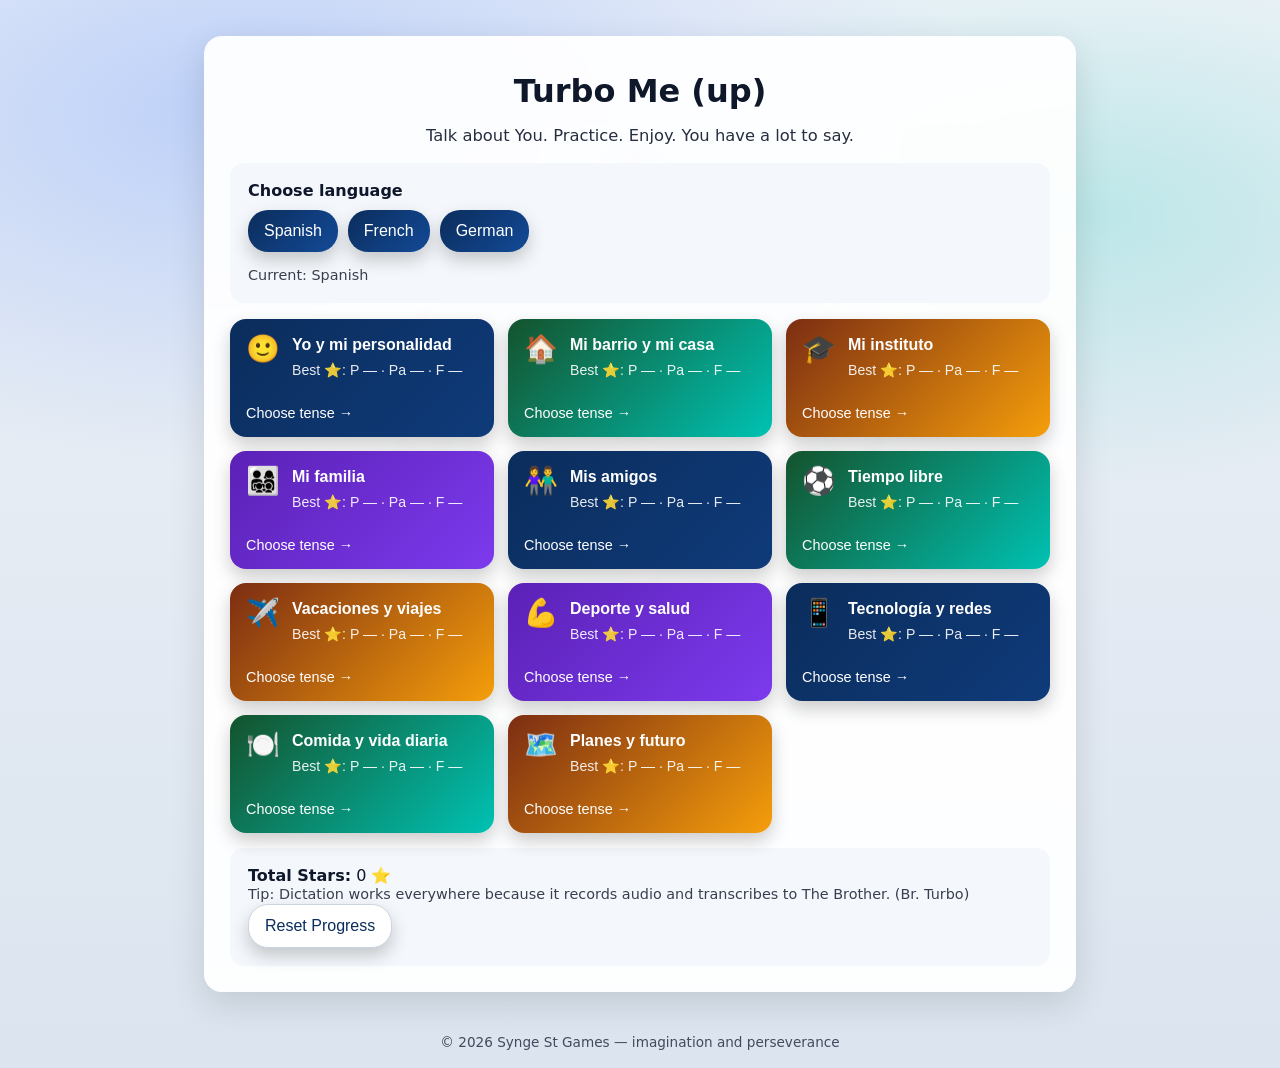
<file: index.html>
<!doctype html>
<html lang="en">
<head>
  <meta charset="utf-8" />
  <title>Turbo Me (up)</title>
  <meta name="viewport" content="width=device-width, initial-scale=1" />
  <link rel="stylesheet" href="style.css" />
<script src="code-engine.js"></script>
<script src="code-ui.js"></script>
</head>
<body>

<main class="wrap">
  <h1>Turbo Me (up)</h1>

  <!-- ✅ ALWAYS ENGLISH -->
  <p class="sub">
    Talk about You. Practice. Enjoy. You have a lot to say.
  </p>

  <div class="card" style="margin-bottom:16px;">
    <div style="font-weight:900;margin-bottom:10px;">
      Choose language
    </div>

    <div class="controls">
      <button id="langEs" type="button">Spanish</button>
      <button id="langFr" type="button">French</button>
      <button id="langDe" type="button">German</button>
    </div>

    <div class="tiny">
      Current: <span id="currentLangLabel">Spanish</span>
    </div>
  </div>

  <div class="grid" id="grid"></div>

  <div class="card dash">
    <div>
      <strong>Total Stars:</strong>
      <span id="totalStars">0</span> ⭐
    </div>

    <!-- ✅ ENGLISH -->
    <div class="tiny">
      Tip: Dictation works everywhere because it records audio and transcribes to The Brother. (Br. Turbo)
    </div>

    <button id="reset" class="ghost" type="button">
      Reset Progress
    </button>
  </div>
</main>

<footer>© 2026 Synge St Games — imagination and perseverance</footer>

<script>
const totalStarsKey = "oral_totalStars";
const langKey = "oral_language";

/* -------------------------
   TILE TEXT ONLY (changes)
------------------------- */

const THEME_TITLES = {
  es: {
    yo:"Yo y mi personalidad",
    barrio:"Mi barrio y mi casa",
    instituto:"Mi instituto",
    familia:"Mi familia",
    amigos:"Mis amigos",
    tiempo:"Tiempo libre",
    vacaciones:"Vacaciones y viajes",
    salud:"Deporte y salud",
    tecnologia:"Tecnología y redes",
    comida:"Comida y vida diaria",
    futuro:"Planes y futuro"
  },
  fr: {
    yo:"Moi et ma personnalité",
    barrio:"Mon quartier et ma maison",
    instituto:"Mon école",
    familia:"Ma famille",
    amigos:"Mes amis",
    tiempo:"Temps libre",
    vacaciones:"Vacances et voyages",
    salud:"Sport et santé",
    tecnologia:"Technologie et réseaux",
    comida:"Nourriture et vie quotidienne",
    futuro:"Projets et avenir"
  },
  de: {
    yo:"Ich und meine Persönlichkeit",
    barrio:"Mein Wohnort und mein Zuhause",
    instituto:"Meine Schule",
    familia:"Meine Familie",
    amigos:"Meine Freunde",
    tiempo:"Freizeit",
    vacaciones:"Ferien und Reisen",
    salud:"Sport und Gesundheit",
    tecnologia:"Technologie und soziale Medien",
    comida:"Essen und Alltag",
    futuro:"Pläne und Zukunft"
  }
};

const THEMES = [
  { id:"yo", icon:"🙂" },
  { id:"barrio", icon:"🏠" },
  { id:"instituto", icon:"🎓" },
  { id:"familia", icon:"👨‍👩‍👧‍👦" },
  { id:"amigos", icon:"👫" },
  { id:"tiempo", icon:"⚽" },
  { id:"vacaciones", icon:"✈️" },
  { id:"salud", icon:"💪" },
  { id:"tecnologia", icon:"📱" },
  { id:"comida", icon:"🍽️" },
  { id:"futuro", icon:"🗺️" }
];

/* -------------------------
   STATE
------------------------- */

function getLang(){
  return localStorage.getItem(langKey) || "es";
}

function setLang(l){
  localStorage.setItem(langKey, l);
}

function langLabel(code){
  if(code==="fr") return "French";
  if(code==="de") return "German";
  return "Spanish";
}

function getTotalStars(){
  return Number(localStorage.getItem(totalStarsKey)||0);
}

function getBest(theme,tense){
  return Number(localStorage.getItem(`oral_best_${theme}_${tense}`)||0);
}

/* -------------------------
   RENDER
------------------------- */

function renderHeader(){
  document.getElementById("currentLangLabel").textContent = langLabel(getLang());
  document.getElementById("totalStars").textContent = getTotalStars();
}

function themeTitle(id){
  const lang = getLang();
  return THEME_TITLES[lang][id] || id;
}

function renderTiles(){
  const grid = document.getElementById("grid");
  grid.innerHTML = "";

  THEMES.forEach(t=>{
    const btn = document.createElement("button");
    btn.className="tile";

    btn.innerHTML = `
      <div class="tileTop">
        <div class="tileIcon">${t.icon}</div>
        <div>
          <div class="tileTitle">${themeTitle(t.id)}</div>
          <div class="tileMeta">
            Best ⭐:
            P ${"⭐".repeat(getBest(t.id,"present"))||"—"} ·
            Pa ${"⭐".repeat(getBest(t.id,"past"))||"—"} ·
            F ${"⭐".repeat(getBest(t.id,"future"))||"—"}
          </div>
        </div>
      </div>
      <div class="tileCTA">Choose tense →</div>
    `;

    btn.onclick=()=>{
      localStorage.setItem("oral_theme",t.id);
      window.location.href="tense.html";
    };

    grid.appendChild(btn);
  });
}

function renderAll(){
  renderHeader();
  renderTiles();
}

/* -------------------------
   EVENTS
------------------------- */

document.getElementById("langEs").onclick=()=>{
  setLang("es");
  renderAll();
};

document.getElementById("langFr").onclick=()=>{
  setLang("fr");
  renderAll();
};

document.getElementById("langDe").onclick=()=>{
  setLang("de");
  renderAll();
};

document.getElementById("reset").onclick=()=>{
  if(!confirm("Reset all stars and scores?")) return;

  localStorage.removeItem(totalStarsKey);

  Object.keys(localStorage).forEach(k=>{
    if(k.startsWith("oral_best_")) localStorage.removeItem(k);
  });

  renderAll();
};

/* -------------------------
   INIT
------------------------- */

renderAll();

</script>

</body>
</html>
</file>
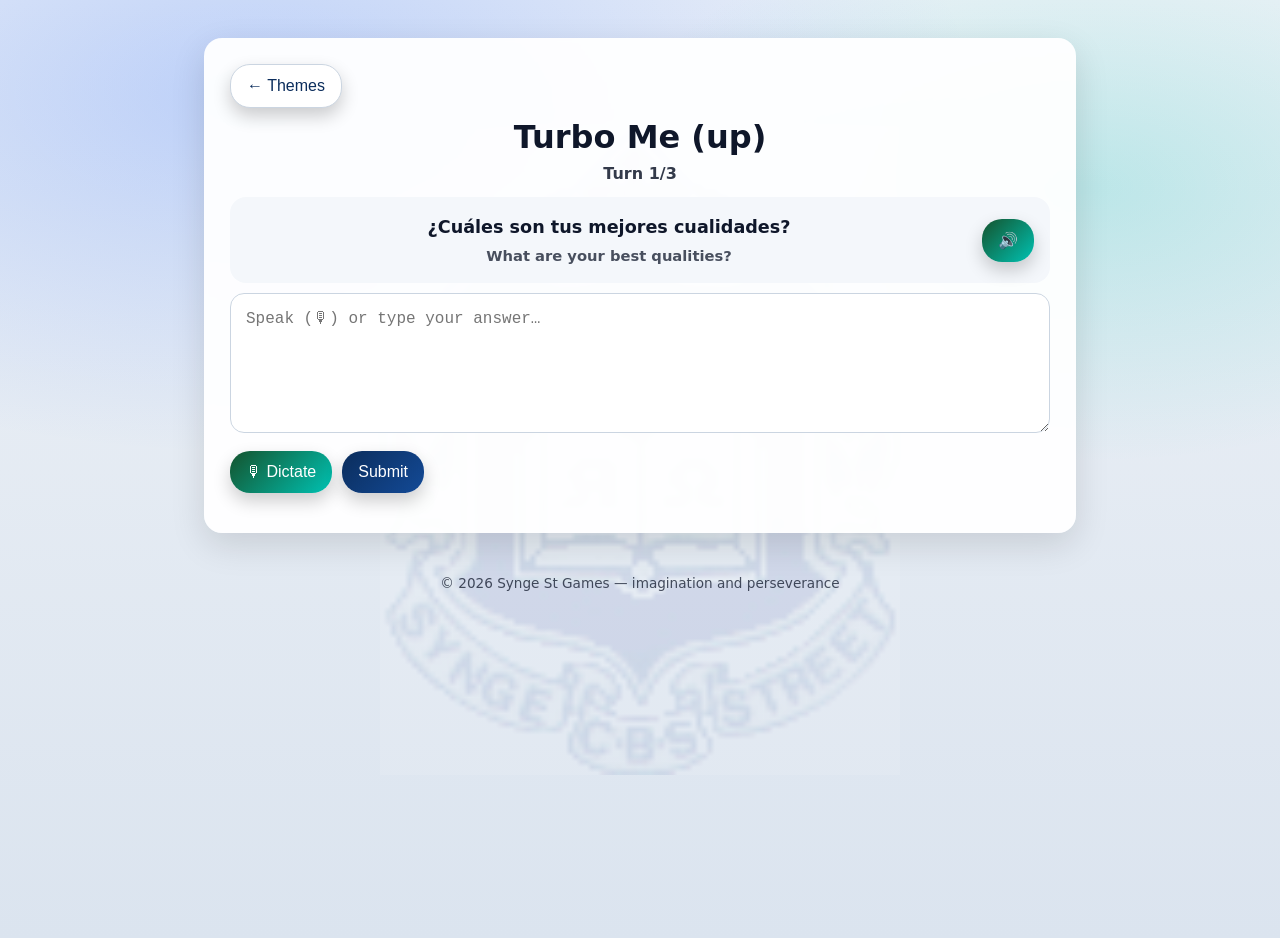
<file: play.html>
<!doctype html>
<html lang="en">
<head>
  <meta charset="utf-8" />
  <title>Turbo Me (up)</title>
  <meta name="viewport" content="width=device-width, initial-scale=1" />
  <link rel="stylesheet" href="style.css" />
<script src="code-engine.js"></script>
<script src="code-ui.js"></script>
</head>
<body>

<main class="wrap playWrap">
  <div class="topBar">
    <button id="homeBtn" class="ghost" type="button">← Themes</button>
    <div class="pill" id="pill">Theme · Tense</div>
  </div>

  <h1>Turbo Me (up)</h1>
  <div class="turnLine">Turn <span id="turnNo">1</span>/3</div>

  <div class="taskBox taskBoxSolo">
    <span id="question">Loading question…</span>
    <button id="readQ" class="smallBtn" type="button">🔊</button>
  </div>

  <textarea
    id="answer"
    autocomplete="off"
    autocorrect="off"
    autocapitalize="off"
    spellcheck="false"
    placeholder="Speak (🎙) or type your answer…"
  ></textarea>

  <div class="controls">
    <button id="recordBtn" class="smallBtn" type="button">🎙 Dictate</button>
    <button id="submitBtn" type="button">Submit</button>
  </div>

  <section id="out" class="card hidden"></section>
</main>

<footer>© 2026 Synge St Games — imagination and perseverance</footer>

<script>
  const WORKER_URL = "https://royal-butterfly-00d8.seansynge.workers.dev";

  window.classifyAnswer = async function (payload) {
    const res = await fetch(WORKER_URL, {
      method: "POST",
      headers: {
        "Content-Type": "application/json"
      },
      body: JSON.stringify(payload)
    });

    const text = await res.text();

    if (!res.ok) {
      console.error("Worker HTTP error:", res.status, text);
      throw new Error("Worker request failed");
    }

    try {
      return JSON.parse(text);
    } catch (err) {
      console.error("Worker JSON parse error:", text);
      throw new Error("Worker returned invalid JSON");
    }
  };

  window.transcribeAudio = async function (blob, language = "es") {
    const fd = new FormData();
    fd.append("audio", blob, "speech.webm");
    fd.append("language", language);

    const res = await fetch(`${WORKER_URL}/transcribe`, {
      method: "POST",
      body: fd
    });

    const text = await res.text();

    if (!res.ok) {
      console.error("Transcribe HTTP error:", res.status, text);
      throw new Error("Transcription failed");
    }

    try {
      return JSON.parse(text);
    } catch (err) {
      console.error("Transcribe JSON parse error:", text);
      throw new Error("Transcription returned invalid JSON");
    }
  };
</script>

<script src="script.js"></script>

</body>
</html>
</file>
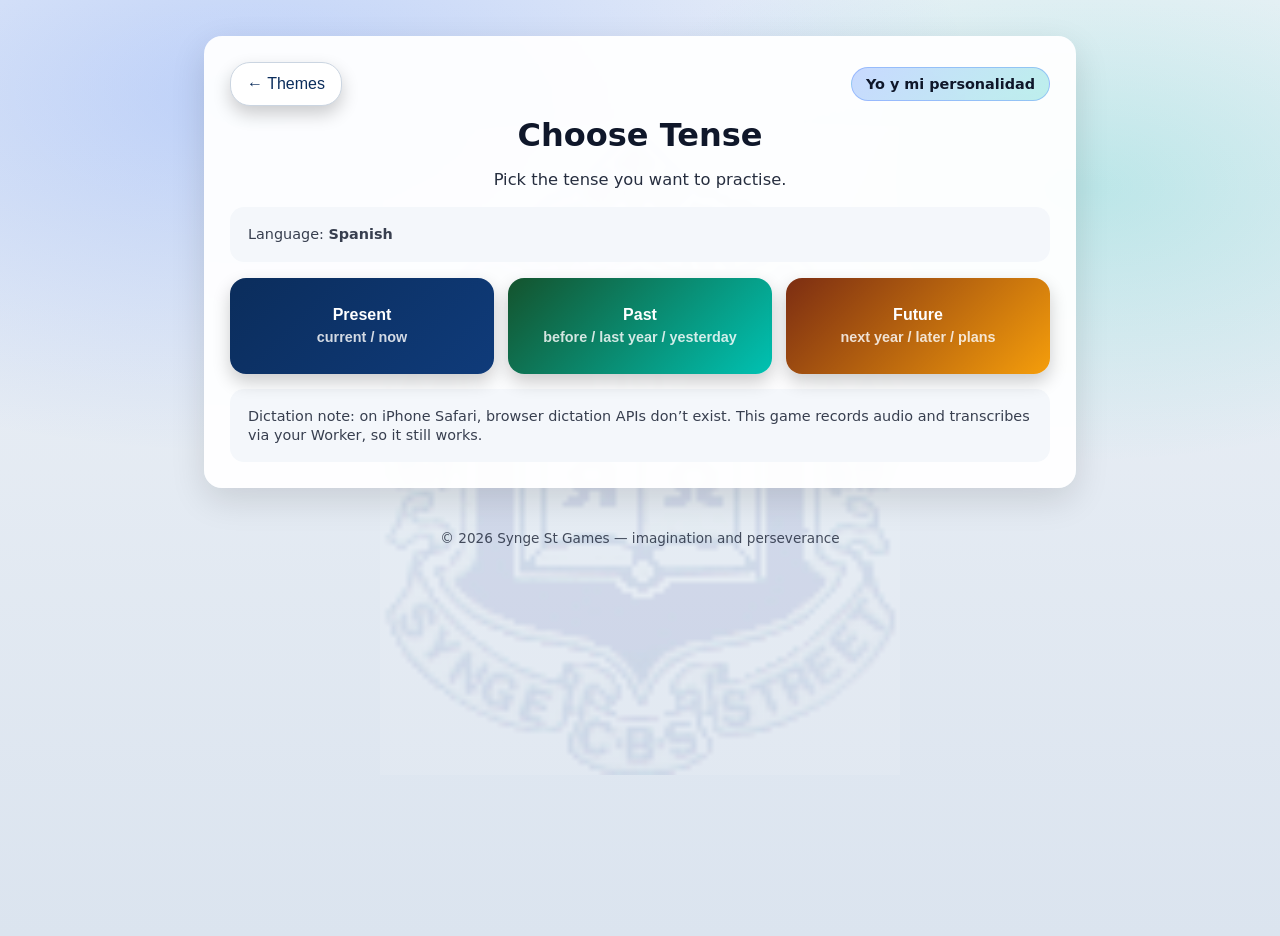
<file: tense.html>
<!doctype html>
<html lang="en">
<head>
  <meta charset="utf-8" />
  <title>Choose Tense</title>
  <meta name="viewport" content="width=device-width, initial-scale=1" />
  <link rel="stylesheet" href="style.css" />
</head>
<body>

<main class="wrap">
  <div class="topBar">
    <button id="backBtn" class="ghost" type="button">← Themes</button>
    <div class="pill" id="themePill">Theme</div>
  </div>

  <h1>Choose Tense</h1>
  <p class="sub">Pick the tense you want to practise.</p>

  <div class="card" style="margin-bottom:16px;">
    <div class="tiny">Language: <strong id="langLabel">Spanish</strong></div>
  </div>

  <div class="grid3">
    <button class="tileSmall" type="button" data-tense="present">Present<br><span class="tiny">current / now</span></button>
    <button class="tileSmall" type="button" data-tense="past">Past<br><span class="tiny">before / last year / yesterday</span></button>
    <button class="tileSmall" type="button" data-tense="future">Future<br><span class="tiny">next year / later / plans</span></button>
  </div>

  <div class="card">
    <div class="tiny">
      Dictation note: on iPhone Safari, browser dictation APIs don’t exist. This game records audio and transcribes via your Worker, so it still works.
    </div>
  </div>
</main>

<footer>© 2026 Synge St Games — imagination and perseverance</footer>

<script>
  const THEME_LABEL = {
    yo:"Yo y mi personalidad",
    barrio:"Mi barrio y mi casa",
    instituto:"Mi instituto",
    familia:"Mi familia",
    amigos:"Mis amigos",
    tiempo:"Tiempo libre",
    vacaciones:"Vacaciones y viajes",
    salud:"Deporte y salud",
    tecnologia:"Tecnología y redes",
    comida:"Comida y vida diaria",
    futuro:"Planes y futuro"
  };

  function langLabel(code){
    if(code === "fr") return "French";
    if(code === "de") return "German";
    return "Spanish";
  }

  const theme = localStorage.getItem("oral_theme") || "yo";
  const lang = localStorage.getItem("oral_language") || "es";

  document.getElementById("themePill").textContent = THEME_LABEL[theme] || "Theme";
  document.getElementById("langLabel").textContent = langLabel(lang);

  document.getElementById("backBtn").addEventListener("click", ()=>window.location.href="index.html");

  document.querySelectorAll("[data-tense]").forEach(btn=>{
    btn.addEventListener("click", ()=>{
      localStorage.setItem("oral_tense", btn.dataset.tense);
      window.location.href = "play.html";
    });
  });
</script>

</body>
</html>
</file>
<file: style.css>
:root{
  --navy:#0b2d5c;
  --blue:#2b6cff;
  --teal:#00c2b3;
  --gold:#ffd43b;
  --panel:rgba(255,255,255,0.94);
  --ink:#0f172a;
}

body{
  margin:0;
  min-height:100vh;
  font-family:system-ui,-apple-system,Segoe UI,Roboto,sans-serif;
  background:
  radial-gradient(1200px 600px at 20% 10%, rgba(43,108,255,.25), transparent 60%),
  radial-gradient(900px 500px at 85% 20%, rgba(0,194,179,.20), transparent 55%),
  linear-gradient(#eef2f7,#dbe4ef);
  color:var(--ink);
  position:relative;
}

body::before{
  content:"";
  position:fixed;
  inset:0;
  background:url("crest.png") center center no-repeat;
  background-size:520px;
  opacity:0.10;
  pointer-events:none;
  z-index:0;
}

.wrap{
  position:relative;
  z-index:1;
  width:min(820px,92vw);
  margin:36px auto 24px;
  padding:26px;
  background:var(--panel);
  border-radius:18px;
  box-shadow:0 12px 35px rgba(0,0,0,0.12);
  backdrop-filter:blur(2px);
}

.playWrap{
  margin-top:38px;
}

h1{
  text-align:center;
  margin:10px 0 8px;
}

.sub{
  text-align:center;
  margin-bottom:18px;
  opacity:.9;
  font-size:1.02rem;
}

.turnLine{
  text-align:center;
  font-weight:800;
  margin:6px 0 14px;
  opacity:.85;
}

footer{
  text-align:center;
  padding:18px;
  font-size:.85rem;
  opacity:.75;
}

.topBar{
  display:flex;
  justify-content:space-between;
  align-items:center;
  gap:10px;
  margin-bottom:10px;
}

.pill{
  padding:8px 14px;
  border-radius:999px;
  font-weight:700;
  font-size:.9rem;
  background:linear-gradient(135deg,rgba(43,108,255,.25),rgba(0,194,179,.25));
  border:1px solid rgba(43,108,255,.3);
}

.taskBox{
  display:flex;
  align-items:center;
  gap:10px;
  margin:14px 0 10px;
}

.taskBoxSolo{
  justify-content:center;
  text-align:center;
  background:#f4f7fb;
  border-radius:16px;
  padding:18px 16px;
}

#question{
  flex:1;
  font-weight:800;
  font-size:1.1rem;
  line-height:1.4;
}

textarea{
  width:100%;
  min-height:140px;
  padding:15px;
  font-size:1rem;
  border-radius:14px;
  border:1px solid #cbd5e1;
  margin-bottom:14px;
  resize:vertical;
  box-sizing:border-box;
}

.controls{
  display:flex;
  gap:10px;
  margin-bottom:14px;
  flex-wrap:wrap;
}

button{
  padding:12px 16px;
  border-radius:20px;
  border:none;
  font-size:1rem;
  cursor:pointer;
  color:white;
  background:linear-gradient(135deg,var(--navy),#134a97);
  box-shadow:0 8px 18px rgba(0,0,0,0.2);
  transition:all .15s ease;
  white-space:normal;
}

button:hover{
  transform:translateY(-1px);
  background:linear-gradient(135deg,#134a97,var(--blue));
}

button:active{
  transform:translateY(1px);
}

button:disabled{
  opacity:.65;
  cursor:not-allowed;
  transform:none;
}

.smallBtn{
  background:linear-gradient(135deg,#14532d,var(--teal));
}

.ghost{
  background:#ffffff;
  color:var(--navy);
  border:1px solid #cbd5e1;
}

.ghost:hover{
  background:#f2f6ff;
}

.card{
  padding:18px;
  border-radius:14px;
  background:#f4f7fb;
  margin-top:15px;
}

.hidden{
  display:none;
}

.grid{
  display:grid;
  grid-template-columns:repeat(2,1fr);
  gap:14px;
}

@media (min-width:760px){
  .grid{
    grid-template-columns:repeat(3,1fr);
  }
}

.grid3{
  display:grid;
  grid-template-columns:1fr;
  gap:14px;
}

@media (min-width:760px){
  .grid3{
    grid-template-columns:repeat(3,1fr);
  }
}

.tile{
  text-align:left;
  padding:16px;
  border-radius:16px;
  background:linear-gradient(135deg,var(--navy),#0f3b7a);
  color:white;
  min-height:118px;
  display:flex;
  flex-direction:column;
  justify-content:space-between;
  transition:all .15s ease;
}

.tile:hover{
  background:linear-gradient(135deg,#0f3b7a,var(--blue));
  transform:translateY(-2px);
}



.tile:nth-child(4n+1),
.tileSmall:nth-child(4n+1){
  background:linear-gradient(135deg,var(--navy),#0f3b7a);
}

.tile:nth-child(4n+1):hover,
.tileSmall:nth-child(4n+1):hover{
  background:linear-gradient(135deg,#0f3b7a,var(--blue));
}

.tile:nth-child(4n+2),
.tileSmall:nth-child(4n+2){
  background:linear-gradient(135deg,#14532d,var(--teal));
}

.tile:nth-child(4n+2):hover,
.tileSmall:nth-child(4n+2):hover{
  background:linear-gradient(135deg,#0f766e,#14b8a6);
}

.tile:nth-child(4n+3),
.tileSmall:nth-child(4n+3){
  background:linear-gradient(135deg,#7c2d12,#f59e0b);
}

.tile:nth-child(4n+3):hover,
.tileSmall:nth-child(4n+3):hover{
  background:linear-gradient(135deg,#9a3412,#fbbf24);
}

.tile:nth-child(4n),
.tileSmall:nth-child(4n){
  background:linear-gradient(135deg,#5b21b6,#7c3aed);
}

.tile:nth-child(4n):hover,
.tileSmall:nth-child(4n):hover{
  background:linear-gradient(135deg,#6d28d9,#8b5cf6);
}

.tileTop{
  display:flex;
  gap:12px;
  align-items:flex-start;
}

.tileIcon{
  font-size:1.7rem;
  line-height:1;
  flex:0 0 auto;
}

.tileTitle{
  font-weight:900;
  line-height:1.25;
  word-break:break-word;
}

.tileMeta{
  font-size:.88rem;
  opacity:.9;
  margin-top:6px;
  line-height:1.3;
  white-space:normal;
}

.tileCTA{
  margin-top:12px;
  font-size:.9rem;
}

.tileSmall{
  text-align:center;
  padding:18px;
  border-radius:16px;
  background:linear-gradient(135deg,var(--navy),#0f3b7a);
  color:white;
  min-height:96px;
  font-weight:900;
  line-height:1.35;
}

.tileSmall:hover{
  background:linear-gradient(135deg,#0f3b7a,var(--blue));
}

.tiny{
  font-size:.9rem;
  opacity:.82;
  line-height:1.3;
}

/* ---------- Mobile optimisation ---------- */
@media (max-width:700px){
  body::before{
    background-size:360px;
    opacity:0.09;
  }

  .wrap{
    width:min(96vw,820px);
    margin:10px auto 16px;
    padding:14px 12px 18px;
    border-radius:16px;
  }

  .playWrap{
    margin-top:12px;
  }

  h1{
    font-size:1.55rem;
    line-height:1.15;
    margin:6px 0 8px;
  }

  .sub{
    font-size:.98rem;
    line-height:1.35;
    margin-bottom:14px;
  }

  .topBar{
    flex-direction:column;
    align-items:stretch;
    gap:8px;
    margin-bottom:8px;
  }

  .ghost,
  .pill{
    width:100%;
    box-sizing:border-box;
    text-align:center;
  }

  .grid{
    grid-template-columns:1fr;
    gap:12px;
  }

  .grid3{
    grid-template-columns:1fr;
    gap:12px;
  }

  .tile,
  .tileSmall{
    width:100%;
    min-height:unset;
    height:auto;
    padding:16px 14px;
    border-radius:16px;
  }

  .tile{
    display:block;
  }

  

.tile:nth-child(4n+1),
.tileSmall:nth-child(4n+1){
  background:linear-gradient(135deg,var(--navy),#0f3b7a);
}

.tile:nth-child(4n+1):hover,
.tileSmall:nth-child(4n+1):hover{
  background:linear-gradient(135deg,#0f3b7a,var(--blue));
}

.tile:nth-child(4n+2),
.tileSmall:nth-child(4n+2){
  background:linear-gradient(135deg,#14532d,var(--teal));
}

.tile:nth-child(4n+2):hover,
.tileSmall:nth-child(4n+2):hover{
  background:linear-gradient(135deg,#0f766e,#14b8a6);
}

.tile:nth-child(4n+3),
.tileSmall:nth-child(4n+3){
  background:linear-gradient(135deg,#7c2d12,#f59e0b);
}

.tile:nth-child(4n+3):hover,
.tileSmall:nth-child(4n+3):hover{
  background:linear-gradient(135deg,#9a3412,#fbbf24);
}

.tile:nth-child(4n),
.tileSmall:nth-child(4n){
  background:linear-gradient(135deg,#5b21b6,#7c3aed);
}

.tile:nth-child(4n):hover,
.tileSmall:nth-child(4n):hover{
  background:linear-gradient(135deg,#6d28d9,#8b5cf6);
}

.tileTop{
    gap:10px;
  }

  .tileIcon{
    font-size:1.5rem;
  }

  .tileTitle{
    font-size:1rem;
  }

  .tileMeta{
    font-size:.82rem;
  }

  .tileCTA{
    margin-top:10px;
    font-size:.9rem;
  }

  .tileSmall{
    font-size:1rem;
  }

  .taskBox{
    flex-direction:column;
    align-items:stretch;
  }

  .taskBoxSolo{
    padding:14px 12px;
  }

  #question{
    font-size:1.02rem;
    line-height:1.4;
    text-align:center;
  }

  textarea{
    min-height:120px;
    padding:14px 12px;
    font-size:16px;
  }

  .controls{
    flex-direction:column;
    gap:10px;
  }

  .controls button,
  .taskBox button,
  .card button{
    width:100%;
  }

  button{
    font-size:1rem;
    padding:13px 14px;
  }

  .turnLine{
    margin:4px 0 12px;
  }

  footer{
    padding:12px 10px 18px;
    font-size:.8rem;
  }
}
</file>
